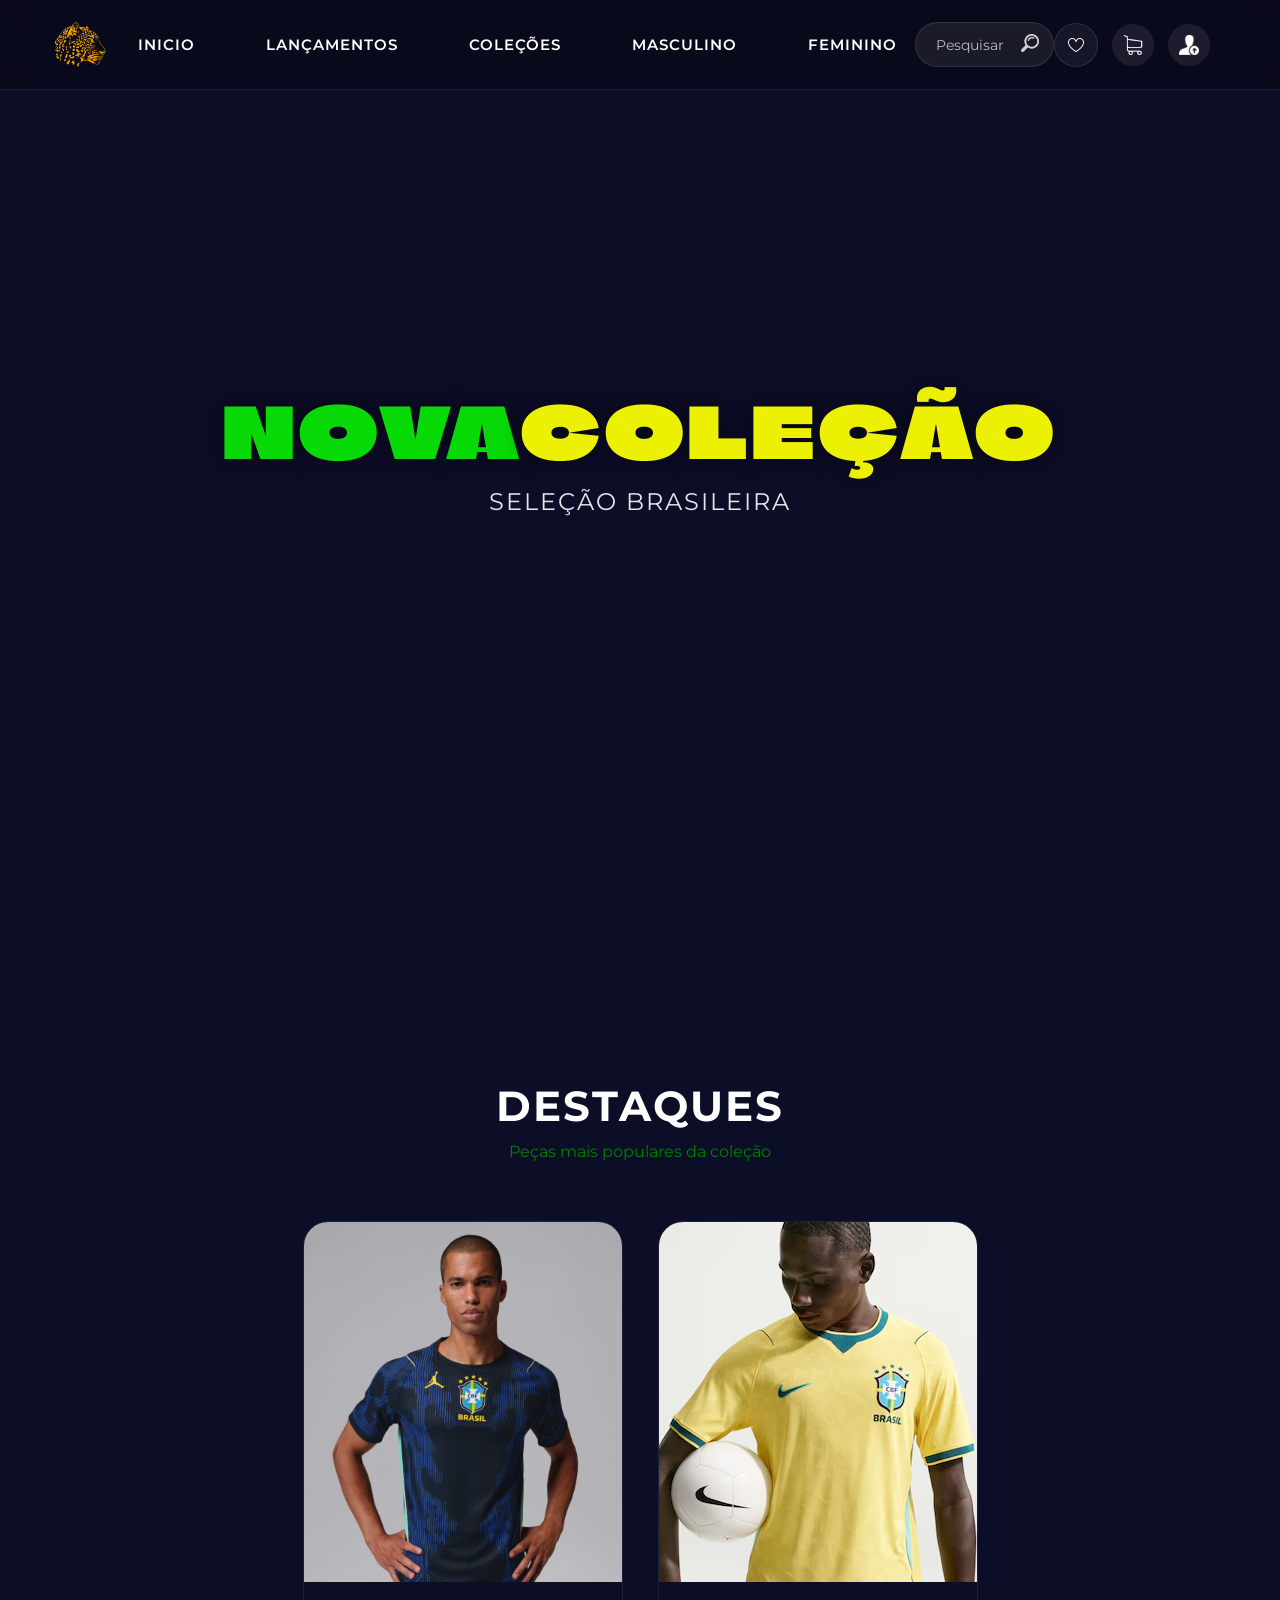
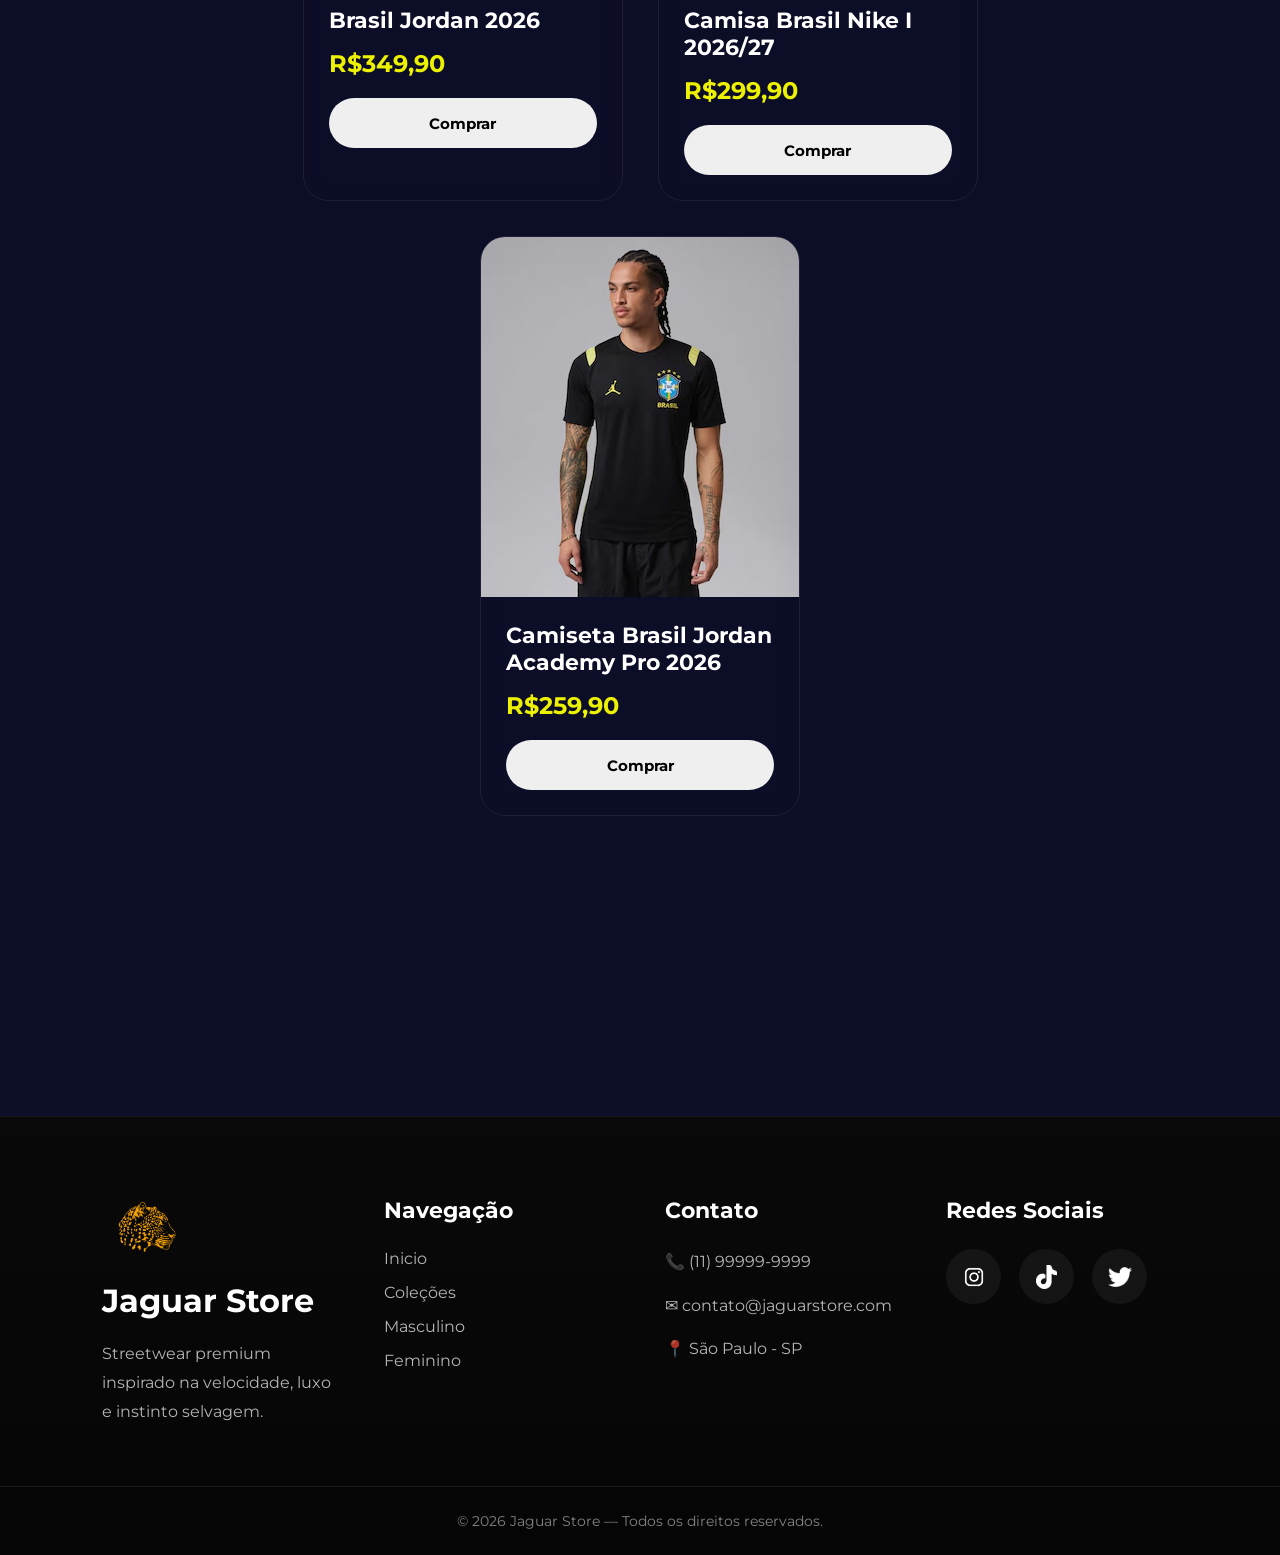
<file: index.html>
<!DOCTYPE html>
<html lang="pt-br">

<head>

<meta charset="UTF-8">
<meta name="viewport" content="width=device-width, initial-scale=1.0">

<title>Jaguar Store</title>

<link rel="stylesheet" href="estilo.css">

<style>
@import url('https://fonts.googleapis.com/css2?family=Climate+Crisis:YEAR@1979&family=Montserrat:wght@300;400;500;600;700&display=swap');
</style>

</head>

<body>

<!-- HEADER -->

<header>

<nav class="menu">

<!-- LOGO -->

<img src="imagens/leopard-jaguar-vector-sketch-Graphics-14403663-3-580x387-removebg-preview.png"
alt="logo"
class="logo">

<div class="menu-toggle" onclick="toggleMenu()">

<span></span>
<span></span>
<span></span>

</div>

<!-- LINKS -->

<div class="Links" id="mobileMenu">
<button class="close-menu" onclick="toggleMenu()">✕</button>
<a href="index.html">Inicio</a>
<a href="#">Lançamentos</a>
<a href="#">Coleções</a>
<a href="#">Masculino</a>
<a href="#">Feminino</a>

</div>

<!-- PESQUISA -->

<div class="pesquisar">

<input type="text" placeholder="Pesquisar">

<button>
<img src="imagens/64673.png" alt="">
</button>

</div>

<!-- ICONES -->

<div class="header-icons">

<button class="fav-btn"
onclick="toggleFavorite(event, this)">

<img src="imagens/coracao2.png"
alt="">

</button>

<a href="#"
onclick="toggleCart()">

<img src="imagens/carrinho.png"
alt=""
class="icon-img">

</a>

<a href="#">
<img src="imagens/user3.png"
alt="Login"
class="icon-img">
</a>

</div>

</nav>

</header>

<!-- BANNER -->

<div class="main-banner">

<div class="slides">

<img src="imagens/streetwear-collection-2_low.webp" alt="">

<img src="imagens/streetwear_collection_1_3a67cfd645.jpg" alt="">

<img src="imagens/jordan_brand_x_brasil_away_kit_2e76a03cfc.jpg" alt="">

</div>

</div>

<!-- TEXTO DO BANNER -->

<div class="textimg">

<h1>NOVA<span>COLEÇÃO</span></h1>

<p>Seleção Brasileira</p>

</div>

<!-- ONDA -->

<div class="wave-divider">

<svg xmlns="http://www.w3.org/2000/svg"
viewBox="0 0 1440 320"
preserveAspectRatio="none">

<path fill="#0c0d26"
fill-opacity="1"

d="M0,192L60,197.3C120,203,240,213,360,202.7C480,192,600,160,720,154.7C840,149,960,171,1080,192C1200,213,1320,235,1380,245.3L1440,256L1440,320L1380,320C1320,320,1200,320,1080,320C960,320,840,320,720,320C600,320,480,320,360,320C240,320,120,320,60,320L0,320Z">

</path>

</svg>

</div>

<!-- CONTEUDO -->
<!--CARDS-->
<div class="container">
    <section class="products">

<div class="section-title">
    <h2>Destaques</h2>
<p>Peças mais populares da coleção</p>
</div>

<div class="cards-container">
<!--CARD1-->
<a href="Camiseta.html" class="card">
<div class="card-image">
<img src="imagens/Camisa1" alt="Camisa1">
</div>
<div class="card-info">
<h3>Brasil Jordan 2026</h3>
<p class="price">R$349,90</p>
<button>Comprar</button>
</div>
</a>


<!--CARD2-->
<a href="Camiseta2.html" class="card">
<div class="card-image">
<img src="imagens/Camisa2" alt="Camisa2">
</div>
<div class="card-info">
<h3>Camisa Brasil Nike I 2026/27</h3>
<p class="price">R$299,90</p>
<button>Comprar</button>
</div>
</a>


<!--CARD3-->
<a href="Camiseta3.html" class="card">
<div class="card-image">
<img src="imagens/Camisa3" alt="Camisa3">
</div>
<div class="card-info">
<h3>Camiseta Brasil Jordan Academy Pro 2026</h3>
<p class="price">R$259,90</p>
<button>Comprar</button>
</div>
</a>
</div>
</section>
</div>

<!-- FOOTER -->

<footer class="footer">

<div class="footer-container">

<!-- LOGO -->

<div class="footer-brand">

<img
src="imagens/leopard-jaguar-vector-sketch-Graphics-14403663-3-580x387-removebg-preview.png"
alt="">

<h2>Jaguar Store</h2>

<p>
Streetwear premium inspirado na velocidade,
luxo e instinto selvagem.
</p>

</div>

<!-- LINKS -->

<div class="footer-links">

<h3>Navegação</h3>

<a href="#">Inicio</a>
<a href="#">Coleções</a>
<a href="#">Masculino</a>
<a href="#">Feminino</a>

</div>

<!-- CONTATO -->

<div class="footer-contact">

<h3>Contato</h3>

<p>📞 (11) 99999-9999</p>

<p>✉ contato@jaguarstore.com</p>

<p>📍 São Paulo - SP</p>

</div>

<!-- REDES -->

<div class="footer-social">

<h3>Redes Sociais</h3>

<div class="social-icons">

<a href="#">
<img src="imagens/instagram.png" alt="">
</a>

<a href="#">
<img src="imagens/tiktok.png" alt="">
</a>

<a href="#">
<img src="imagens/twitter.png" alt="">
</a>

</div>

</div>

</div>

<div class="footer-bottom">

<p>
© 2026 Jaguar Store — Todos os direitos reservados.
</p>

</div>

</footer>
<!-- CARRINHO -->

<div class="cart-sidebar" id="cartSidebar">

<div class="cart-header">

<h2>Seu Carrinho</h2>

<a onclick="toggleCart()">✕</a>

</div>

<div class="cart-items" id="cartItems">

<p class="empty-cart">
Seu carrinho está vazio.
</p>

</div>

<div class="cart-footer">

<h3 id="cartTotal">
Total: R$ 0,00
</h3>

<button class="checkout-btn">
Finalizar Compra
</button>

</div>

</div>
<script>

/* MENU MOBILE */

function toggleMenu(){
document.querySelector(".Links")
.classList.toggle("active");
}


/* CARRINHO */

function toggleCart(){

document
.getElementById("cartSidebar")
.classList
.toggle("active");

}

/* FAVORITOS */

function toggleFavorite(event, button){

event.preventDefault();

button.classList.toggle("favorited");

}

/* SLIDER PRODUTO */

const images = [
"imagens/camisa1.webp",
"imagens/camisa2.webp",
"imagens/camisa3.webp"
];

let current = 0;

const mainImage =
document.getElementById("currentImage");

/* TROCA MANUAL */

function changeImage(element){

if(!mainImage) return;

mainImage.src = element.src;

}

/* AUTO SLIDE */

function autoSlide(){

if(!mainImage) return;

current++;

if(current >= images.length){
current = 0;
}

mainImage.style.opacity = "0.6";

setTimeout(() => {

mainImage.src = images[current];

mainImage.style.opacity = "1";

}, 250);

}

/* TEMPO */

if(mainImage){
setInterval(autoSlide, 5000);
}
</script>
<div class="cart-sidebar" id="cartSidebar">
    
    <div class="cart-header">
        <h2>Meus Itens</h2>
        <button class="close-cart" onclick="toggleCart()" aria-label="Fechar Carrinho">&times;</button>
    </div>

    <div class="cart-items" id="cartItems">
        <p class="empty-cart-text">Sacola vazia.</p>
    </div>

    <div class="cart-footer">
        <div class="cart-total">
            <span>Subtotal:</span>
            <span class="total-price">R$ 0,00</span>
        </div>
        <button class="checkout-btn">Finalizar Compra</button>
    </div>

</div>
        </body>
        


</html>
</file>
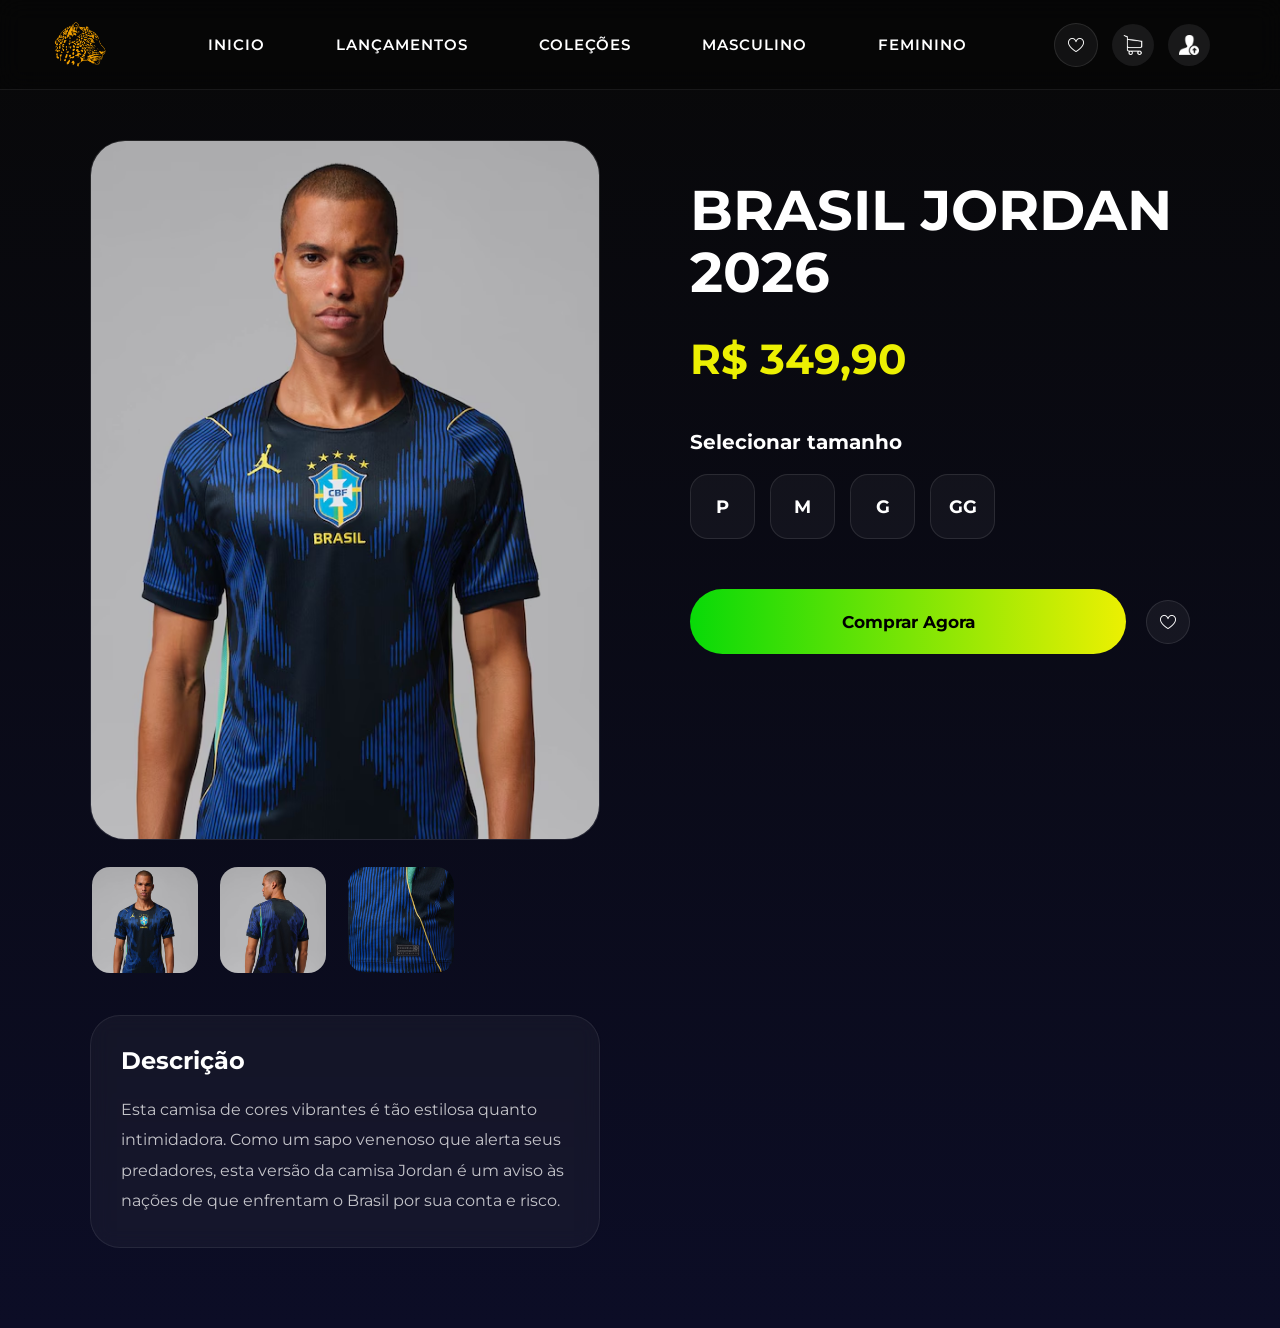
<file: Camiseta.html>
<!DOCTYPE html>
<html lang="en">
<head>
    <meta charset="UTF-8">
    <meta name="viewport" content="width=device-width, initial-scale=1.0">
    <title>Brasil Jordan 2026 | Jaguar Store</title>
    <link rel="stylesheet" href="estilo.css">
    <style>
        @import url('https://fonts.googleapis.com/css2?family=Climate+Crisis:YEAR@1979&family=Montserrat:wght@300;400;500;600;700&display=swap');   
    </style>

</head>

<body>
    <header>
        <nav class="menu">
    <img src="imagens/leopard-jaguar-vector-sketch-Graphics-14403663-3-580x387-removebg-preview.png" alt="logo" class="logo">

    <div class="menu-toggle" onclick="toggleMenu()">
        <span></span>
        <span></span>
        <span></span>
    </div>

    <div class="Links">
        <button class="close-menu" onclick="toggleMenu()">✕</button>
        <a href="index.html">Inicio</a>
        <a href="#">Lançamentos</a>
        <a href="#">Coleções</a>
        <a href="#">Masculino</a>
        <a href="#">Feminino</a>
    </div>

    <div class="header-icons">
        <button class="fav-btn" onclick="toggleFavorite(event, this)">
            <img src="imagens/coracao2.png" alt="">
        </button>
        
        <a href="#" onclick="toggleCart()">
            <img src="imagens/carrinho.png" alt="" class="icon-img">
        </a>
        
        <a href="#">
            <img src="imagens/user3.png" alt="Login" class="icon-img">
        </a>
    </div>
</nav>
    </header>
    
    <!--PAGINA PRODUTO-->
    <section class="product-page">

<!-- ESQUERDA -->

<div class="product-gallery">

<div class="main-product-image">

<img
id="currentImage"
src="imagens/Camisa1Pag1.avif"
alt="">

</div>

<div class="product-thumbs">

<img
src="imagens/Camisa1Pag1.avif"
onclick="changeImage(this)">

<img
src="imagens/Camisa2Pag1.avif"
onclick="changeImage(this)">

<img
src="imagens/Camisa3Pag1.webp"
onclick="changeImage(this)">

</div>

<!-- DESCRIÇÃO -->

<div class="product-description-box">

<h3>Descrição</h3>

<p>

Esta camisa de cores vibrantes é tão estilosa quanto intimidadora. Como um sapo venenoso que alerta seus predadores, esta versão da camisa Jordan é um aviso às nações de que enfrentam o Brasil por sua conta e risco.

</p>

</div>

</div>

<!-- DIREITA -->

<div class="product-info">

<h1>Brasil Jordan 2026</h1>

<p class="product-price">
R$ 349,90
</p>

<!-- TAMANHOS -->

<div class="sizes">

<h3>Selecionar tamanho</h3>

<div class="size-buttons">

<button>P</button>
<button>M</button>
<button>G</button>
<button>GG</button>

</div>

</div>

<!-- BOTÕES -->

<div class="product-buttons">

<button class="buy-btn">
Comprar Agora
</button>

<button class="fav-btn">

<img src="imagens/coracao2.png"
alt="">

</button>

</div>

</div>

</section>
</header>
<script>

/* MENU MOBILE */

function toggleMenu(){
document.querySelector(".Links")
.classList.toggle("active");
}

/* CARRINHO */

function toggleCart(){

document
.getElementById("cartSidebar")
.classList
.toggle("active");

}

/* FAVORITOS */

function toggleFavorite(event, button){

event.preventDefault();

button.classList.toggle("favorited");

}

/* SLIDER PRODUTO */

const images = [
"imagens/Camisa1Pag1.avif",
"imagens/Camisa2Pag1.avif",
"imagens/Camisa3Pag1.webp"
];

let current = 0;

const mainImage =
document.getElementById("currentImage");

/* TROCA MANUAL */

function changeImage(element){

if(!mainImage) return;

mainImage.src = element.src;

}

/* AUTO SLIDE */

function autoSlide(){

if(!mainImage) return;

current++;

if(current >= images.length){
current = 0;
}

mainImage.style.opacity = "0.6";

setTimeout(() => {

mainImage.src = images[current];

mainImage.style.opacity = "1";

}, 250);

}

/* TEMPO */

if(mainImage){
setInterval(autoSlide, 5000);
}
</script>
<!-- CARRINHO -->

<div class="cart-sidebar" id="cartSidebar">

<div class="cart-header">

<h2>Seu Carrinho</h2>

<button onclick="toggleCart()">
✕
</button>

</div>

<div class="cart-items" id="cartItems">

<p class="empty-cart">
Seu carrinho está vazio.
</p>

</div>

<div class="cart-footer">

<h3 id="cartTotal">
Total: R$ 0,00
</h3>

<button class="checkout-btn">
Finalizar Compra
</button>

</div>

</div>
</body>
</html>
</file>
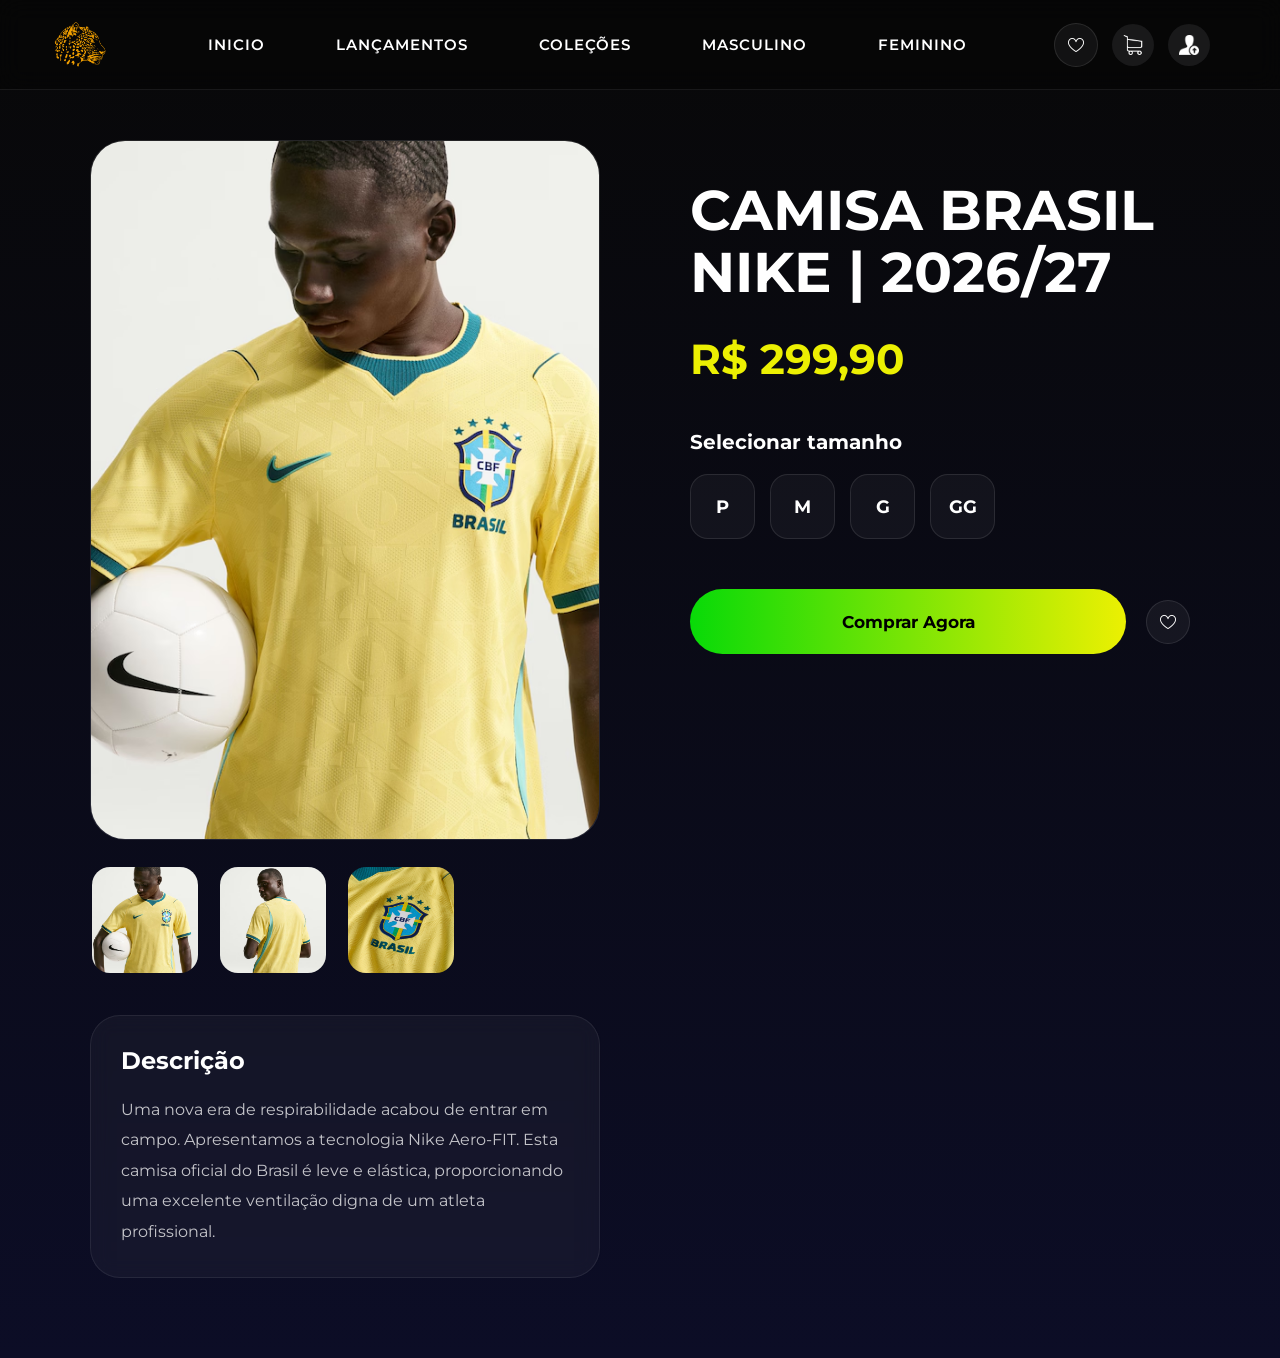
<file: Camiseta2.html>
<!DOCTYPE html>
<html lang="en">
<head>
    <meta charset="UTF-8">
    <meta name="viewport" content="width=device-width, initial-scale=1.0">
    <title>Brasil Jordan 2026 | Jaguar Store</title>
    <link rel="stylesheet" href="estilo.css">
    <style>
        @import url('https://fonts.googleapis.com/css2?family=Climate+Crisis:YEAR@1979&family=Montserrat:wght@300;400;500;600;700&display=swap');   
    </style>

</head>

<body>
    <header>
        <nav class="menu">
        <img src="imagens/leopard-jaguar-vector-sketch-Graphics-14403663-3-580x387-removebg-preview.png" alt="logo" class="logo">
        <div class="menu-toggle" onclick="toggleMenu()">
<span></span>
<span></span>
<span></span>

</div>


        <!--MENU-->
<div class="Links" id="menuMobile">
    <button class="close-menu" onclick="toggleMenu()">✕</button>
    <a href="index.html">Inicio</a>
    <a href="#">Lançamentos</a>
    <a href="#">Coleções</a>
    <a href="#">Masculino</a>
    <a href="#">Feminino</a>
</div>

    <!-- ICONES -->

<div class="header-icons">

    <button class="fav-btn"
onclick="toggleFavorite(event, this)">

<img src="imagens/coracao2.png"
alt="">

</button>
    
    <a href="#"
onclick="toggleCart()">

<img src="imagens/carrinho.png"
alt=""
class="icon-img">

</a>
    
    <a href="#">
    <img src="imagens/user3.png"
    alt="Login"
    class="icon-img">
    </a>
    
    </div>
    </nav>
    </header>
    
    <!--PAGINA PRODUTO-->
    <section class="product-page">

<!-- ESQUERDA -->

<div class="product-gallery">

<div class="main-product-image">

<img
id="currentImage"
src="imagens/Camisa1Pag2.avif"
alt="">

</div>

<div class="product-thumbs">

<img
src="imagens/Camisa1Pag2.avif"
onclick="changeImage(this)">

<img
src="imagens/Camisa2Pag2.avif"
onclick="changeImage(this)">

<img
src="imagens/Camisa3Pag2.avif"
onclick="changeImage(this)">

</div>

<!-- DESCRIÇÃO -->

<div class="product-description-box">

<h3>Descrição</h3>

<p>

Uma nova era de respirabilidade acabou de entrar em campo. Apresentamos a tecnologia Nike Aero-FIT. Esta camisa oficial do Brasil é leve e elástica, proporcionando uma excelente ventilação digna de um atleta profissional.

</p>

</div>

</div>

<!-- DIREITA -->

<div class="product-info">

<h1>Camisa Brasil Nike | 2026/27 </h1>

<p class="product-price">
R$ 299,90
</p>

<!-- TAMANHOS -->

<div class="sizes">

<h3>Selecionar tamanho</h3>

<div class="size-buttons">

<button>P</button>
<button>M</button>
<button>G</button>
<button>GG</button>

</div>

</div>

<!-- BOTÕES -->

<div class="product-buttons">

<button class="buy-btn">
Comprar Agora
</button>

<button class="fav-btn">

<img src="imagens/coracao2.png"
alt="">

</button>

</div>

</div>

</section>
</header>
<script>

/* MENU MOBILE */

function toggleMenu(){
document.querySelector(".Links")
.classList.toggle("active");
}

/* CARRINHO */

function toggleCart(){

document
.getElementById("cartSidebar")
.classList
.toggle("active");

}

/* FAVORITOS */

function toggleFavorite(event, button){

event.preventDefault();

button.classList.toggle("favorited");

}

/* SLIDER PRODUTO */

const images = [
"imagens/Camisa1Pag2.avif",
"imagens/Camisa2Pag2.avif",
"imagens/Camisa3Pag2.avif"
];

let current = 0;

const mainImage =
document.getElementById("currentImage");

/* TROCA MANUAL */

function changeImage(element){

if(!mainImage) return;

mainImage.src = element.src;

}

/* AUTO SLIDE */

function autoSlide(){

if(!mainImage) return;

current++;

if(current >= images.length){
current = 0;
}

mainImage.style.opacity = "0.6";

setTimeout(() => {

mainImage.src = images[current];

mainImage.style.opacity = "1";

}, 250);

}

/* TEMPO */

if(mainImage){
setInterval(autoSlide, 5000);
}
</script>
<!-- CARRINHO -->

<div class="cart-sidebar" id="cartSidebar">

<div class="cart-header">

<h2>Seu Carrinho</h2>

<button onclick="toggleCart()">
✕
</button>

</div>

<div class="cart-items" id="cartItems">

<p class="empty-cart">
Seu carrinho está vazio.
</p>

</div>

<div class="cart-footer">

<h3 id="cartTotal">
Total: R$ 0,00
</h3>

<button class="checkout-btn">
Finalizar Compra
</button>

</div>

</div>
</body>
</html>
</file>
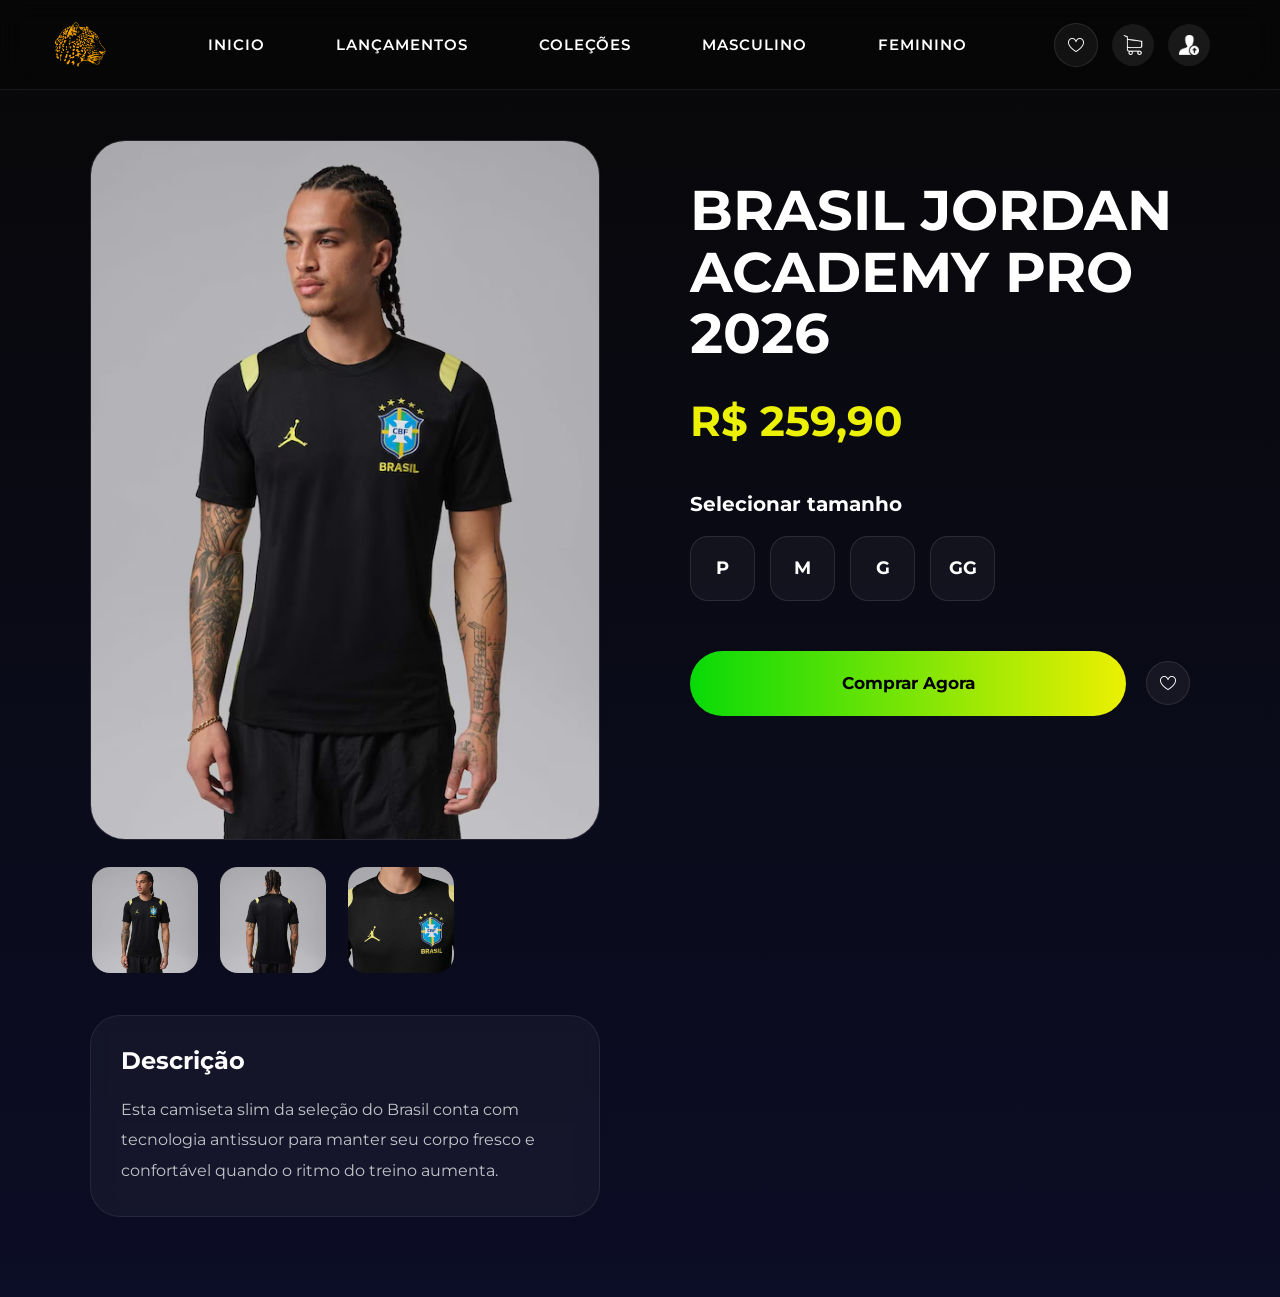
<file: Camiseta3.html>
<!DOCTYPE html>
<html lang="en">
<head>
    <meta charset="UTF-8">
    <meta name="viewport" content="width=device-width, initial-scale=1.0">
    <title>Brasil Jordan 2026 | Jaguar Store</title>
    <link rel="stylesheet" href="estilo.css">
    <style>
        @import url('https://fonts.googleapis.com/css2?family=Climate+Crisis:YEAR@1979&family=Montserrat:wght@300;400;500;600;700&display=swap');   
    </style>

</head>

<body>
    <header>
        <nav class="menu">
    <img src="imagens/leopard-jaguar-vector-sketch-Graphics-14403663-3-580x387-removebg-preview.png" alt="logo" class="logo">

    <div class="menu-toggle" onclick="toggleMenu()">
        <span></span>
        <span></span>
        <span></span>
    </div>

    <div class="Links">
        <button class="close-menu" onclick="toggleMenu()">✕</button>
        <a href="index.html">Inicio</a>
        <a href="#">Lançamentos</a>
        <a href="#">Coleções</a>
        <a href="#">Masculino</a>
        <a href="#">Feminino</a>
    </div>

    <div class="header-icons">
        <button class="fav-btn" onclick="toggleFavorite(event, this)">
            <img src="imagens/coracao2.png" alt="">
        </button>
        
        <a href="#" onclick="toggleCart()">
            <img src="imagens/carrinho.png" alt="" class="icon-img">
        </a>
        
        <a href="#">
            <img src="imagens/user3.png" alt="Login" class="icon-img">
        </a>
    </div>
</nav>
    </header>
    
    <!--PAGINA PRODUTO-->
    <section class="product-page">

<!-- ESQUERDA -->

<div class="product-gallery">

<div class="main-product-image">

<img
id="currentImage"
src="imagens/Camisa1Pag3.avif"
alt="">

</div>

<div class="product-thumbs">

<img
src="imagens/Camisa1Pag3.avif"
onclick="changeImage(this)">

<img
src="imagens/Camisa2Pag3.avif"
onclick="changeImage(this)">

<img
src="imagens/Camisa3Pag3.webp"
onclick="changeImage(this)">

</div>

<!-- DESCRIÇÃO -->

<div class="product-description-box">

<h3>Descrição</h3>

<p>

Esta camiseta slim da seleção do Brasil conta com tecnologia antissuor para manter seu corpo fresco e confortável quando o ritmo do treino aumenta.

</p>

</div>

</div>

<!-- DIREITA -->

<div class="product-info">

<h1>Brasil Jordan Academy Pro 2026</h1>

<p class="product-price">
R$ 259,90
</p>

<!-- TAMANHOS -->

<div class="sizes">

<h3>Selecionar tamanho</h3>

<div class="size-buttons">

<button>P</button>
<button>M</button>
<button>G</button>
<button>GG</button>

</div>

</div>

<!-- BOTÕES -->

<div class="product-buttons">

<button class="buy-btn">
Comprar Agora
</button>

<button class="fav-btn">

<img src="imagens/coracao2.png"
alt="">

</button>

</div>

</div>

</section>
</header>
<script>

/* MENU MOBILE */

function toggleMenu(){
document.querySelector(".Links")
.classList.toggle("active");
}

/* CARRINHO */

function toggleCart(){

document
.getElementById("cartSidebar")
.classList
.toggle("active");

}

/* FAVORITOS */

function toggleFavorite(event, button){

event.preventDefault();

button.classList.toggle("favorited");

}

/* SLIDER PRODUTO */

const images = [
"imagens/Camisa1Pag3.avif",
"imagens/Camisa2Pag3.avif",
"imagens/Camisa3Pag3.webp"
];

let current = 0;

const mainImage =
document.getElementById("currentImage");

/* TROCA MANUAL */

function changeImage(element){

if(!mainImage) return;

mainImage.src = element.src;

}

/* AUTO SLIDE */

function autoSlide(){

if(!mainImage) return;

current++;

if(current >= images.length){
current = 0;
}

mainImage.style.opacity = "0.6";

setTimeout(() => {

mainImage.src = images[current];

mainImage.style.opacity = "1";

}, 250);

}

/* TEMPO */

if(mainImage){
setInterval(autoSlide, 5000);
}
</script>
<!-- CARRINHO -->

<div class="cart-sidebar" id="cartSidebar">

<div class="cart-header">

<h2>Seu Carrinho</h2>

<button onclick="toggleCart()">
✕
</button>

</div>

<div class="cart-items" id="cartItems">

<p class="empty-cart">
Seu carrinho está vazio.
</p>

</div>

<div class="cart-footer">

<h3 id="cartTotal">
Total: R$ 0,00
</h3>

<button class="checkout-btn">
Finalizar Compra
</button>

</div>

</div>
</body>
</html>
</file>
<file: estilo.css>
*{
  margin: 0;
  padding: 0;
  box-sizing: border-box;
  font-family: "Montserrat", Arial, sans-serif;
  }
  
  body{
  background-color: #0c0d26;
  overflow-x: hidden;
  }
  
  /* MENU */
  
  .menu{
  display: flex;
  align-items: center;
  justify-content: space-between;
  
  padding: 18px 40px;
  
  width: 100%;
  
  position: fixed;
  top: 0;
  left: 0;
  
  z-index: 1000;
  
  background: rgba(0,0,0,0.25);
  backdrop-filter: blur(12px);
  
  border-bottom: 1px solid rgba(255,255,255,0.08);
  
  transition: 0.3s;
  }
  
  /* LOGO */
  
  .logo{
  width: 80px;
  
  filter: brightness(0) saturate(100%) invert(58%) sepia(90%)
  saturate(1400%) hue-rotate(5deg);
  
  transition: 0.3s;
  }
  
  .logo:hover{
  transform: scale(1.05);
  }
  
  /* LINKS */
  
  .Links{
  display: flex;
  gap: 35px;
  }
  
  .Links a{
  color: white;
  text-decoration: none;
  
  font-size: 15px;
  font-weight: 600;
  
  text-transform: uppercase;
  letter-spacing: 1px;
  
  padding: 10px 18px;
  
  border-radius: 30px;
  
  transition: 0.3s ease;
  }
  
  .Links a:hover{
  background: rgba(255,255,255,0.08);
  
  color: rgb(236, 240, 2);
  
  box-shadow: 0 0 15px rgba(236,240,2,0.25);
  
  transform: translateY(-2px);
  }
  
  /* PESQUISA */
  
  .pesquisar{
  display: flex;
  align-items: center;
  
  position: relative;
  
  width: 320px;
  height: 45px;
  }
  
  .pesquisar input{
  width: 100%;
  height: 100%;
  
  padding: 0 50px 0 20px;
  
  border-radius: 40px;
  
  border: 1px solid rgba(255,255,255,0.1);
  
  background: rgba(255,255,255,0.08);
  
  backdrop-filter: blur(10px);
  
  outline: none;
  
  color: white;
  
  font-size: 14px;
  
  transition: 0.3s;
  }
  
  .pesquisar input::placeholder{
  color: rgba(255,255,255,0.7);
  }
  
  .pesquisar input:focus{
  border: 1px solid rgba(236,240,2,0.5);
  
  background: rgba(255,255,255,0.12);
  
  box-shadow: 0 0 15px rgba(236,240,2,0.2);
  }
  
  .pesquisar button{
  position: absolute;
  
  right: 15px;
  
  background: none;
  border: none;
  
  cursor: pointer;
  }
  
  .pesquisar button img{
  width: 18px;
  height: 18px;
  
  filter: brightness(0) invert(1);
  
  opacity: 0.8;
  }
  
  /* ICONES */
  
  .header-icons{
  display: flex;
  align-items: center;
  
  gap: 14px;
  
  margin-right: 30px;
  }
  
  .header-icons a{
  width: 42px;
  height: 42px;
  
  display: flex;
  align-items: center;
  justify-content: center;
  
  border-radius: 50%;
  
  background: rgba(255,255,255,0.08);
  
  transition: 0.3s;
  }
  
  .header-icons a:hover{
  background: rgba(236,240,2,0.15);
  
  transform: translateY(-3px);
  
  box-shadow: 0 0 15px rgba(236,240,2,0.3);
  }
  
  .icon-img{
  width: 20px;
  height: 20px;
  
  object-fit: contain;
  
  filter: brightness(0) invert(1);
  
  transition: 0.3s;
  }
  
  /* BANNER */
  
  .main-banner{
  width: 100%;
  height: 100vh;
  
  overflow: hidden;
  
  position: relative;
  }
  
  .slides{
  position: relative;
  
  width: 100%;
  height: 100%;
  }
  
  .slides img{
  position: absolute;
  
  width: 100%;
  height: 100%;
  
  object-fit: cover;
  
  opacity: 0;
  
  animation: fadeBanner 15s infinite;
  }
  
  .slides img:nth-child(1){
  animation-delay: 0s;
  }
  
  .slides img:nth-child(2){
  animation-delay: 5s;
  }
  
  .slides img:nth-child(3){
  animation-delay: 10s;
  }
  
  @keyframes fadeBanner{
  
  0%{
  opacity: 0;
  }
  
  5%{
  opacity: 1;
  }
  
  30%{
  opacity: 1;
  }
  
  35%{
  opacity: 0;
  }
  
  100%{
  opacity: 0;
  }
  
  }
  
  /* TEXTO DO BANNER */
  
  .textimg{
  position: absolute;
  
  top: 50%;
  left: 50%;
  
  transform: translate(-50%, -50%);
  
  text-align: center;
  
  color: white;
  
  z-index: 10;
  }
  
  .textimg h1{
  font-size: 70px;
  
  letter-spacing: 5px;
  
  font-family: "Climate Crisis", sans-serif;
  
  font-variation-settings:"YEAR" 1979;
  
  color: rgb(8, 218, 8);
  
  text-shadow: 0 0 20px rgba(0,0,0,0.5);
  }
  
  .textimg h1 span{
  color: rgb(236, 240, 2);
  
  font-family: "Climate Crisis", sans-serif;
  font-variation-settings:"YEAR" 1979;
  }
  
  .textimg p{
  font-size: 24px;
  
  margin-top: 10px;
  
  letter-spacing: 2px;
  
  text-transform: uppercase;
  
  color: rgba(255,255,255,0.9);
  }
  
  /* ONDA */
  
  .wave-divider{
  position: absolute;
  bottom: -1px;
  width: 100%;
  left: 0;
  overflow: hidden;
  line-height: 0;
  z-index: 15;
  }
  
  .wave-divider svg{
  display: block;
  
  width: 100%;
  height: 170px;
  }

  body {
    overflow-x: hidden;
  }
  
  /* CONTEUDO ABAIXO */
  
  .container{
  padding: 80px 8%;
  min-height: 500px;
  }




  /*PRODUTOS*/

.products{
  padding: 100px 8%;
  position: relative !important;
  z-index: 30;
}


.section-title{
text-align: center;
margin-bottom: 60px;
}

.section-title h2{
font-size: 42px;
color: rgb(255, 255, 255);
margin-bottom: 10px;
letter-spacing: 2px;
text-transform: uppercase;
}

.section-title p{
  color: green;
  font-size: 16px;
}

.cards-container{
  display: flex !important;
  justify-content: center !important;
  gap: 35px;
flex-wrap: wrap;
}


/*CARDS*/

.card{
width: 320px;
background: rgba(255, 255, 255, 0,5);
border: 1px solid rgba(255, 255, 255,0.08);
border-radius: 25px;
overflow: hidden;
backdrop-filter: blur(10px);
transition: 0.4s ease;
position: relative !important;
text-decoration: none;
color: white;
}

.card h3{
text-decoration: none;
color: white;
}

.card:visited{
color: white;
}



.card:hover{
  transform: translateY(-10px);
  box-shadow: rgba(0, 190, 9, 0.322) 0px 50px 80px -20px, rgba(0, 190, 9, 0.322) 0px 30px 60px -30px;
}

/*IMAGEM*/

.card-image{
  width: 100%;
  height: 360px;
  overflow: hidden;
}

.card-image img{
width: 100%;
height: 100%;
object-fit: cover;
transition: 0.5s;
}

.card:hover .card-image img{
  transform: scale(1.05);
}

/*INFO*/

.card-info{
  padding: 25px;
}

.card-info h3{
  color: white;
  font-size: 22px;
  margin-bottom: 15px;
}

.price{
  font-size: 24px;
  font-weight: bold;
  color: rgb(236, 240, 2);
  margin-bottom: 20px;
}

/*BOTAO*/

.card-info button{
  width: 100%;
  height: 50px;
  border: none;
  border-radius: 40px;
  background: linear-gradient(90deg, (rgb(8, 218, 8)) rgb(236, 240, 2));
  color: black;
  font-size: 15px;
  font-weight: bold;
  cursor: pointer;
  transition: 0.3s;
}

.card-info button:hover{
  transform: scale(1.03);
  box-shadow: 0 0 20px rgba(236, 240, 2, 0.35);
}

/* PAGINA PRODUTO */

.product-page{
width: 100%;

min-height: 100vh;

padding: 140px 7% 80px;

display: flex;
justify-content: center;
align-items: flex-start;

gap: 90px;

background:
linear-gradient(
180deg,
#080808,
#0c0d26
);

flex-wrap: wrap;
}

/* GALERIA */

.product-gallery{
flex: 1;
min-width: 350px;
max-width: 650px;
}

/* IMAGEM PRINCIPAL */

.main-product-image{
width: 100%;

height: 700px;

background: rgba(255,255,255,0.04);

border-radius: 35px;

overflow: hidden;

display: flex;
align-items: center;
justify-content: center;

backdrop-filter: blur(10px);

border: 1px solid rgba(255,255,255,0.08);
}

.main-product-image img{
width: 100%;
height: 100%;

object-fit: cover;

transition: 0.5s;
}

/* MINIATURAS */

.product-thumbs{
display: flex;

gap: 18px;

margin-top: 25px;
}

.product-thumbs img{
width: 110px;
height: 110px;

object-fit: cover;

border-radius: 20px;

cursor: pointer;

border: 2px solid transparent;

transition: 0.3s;
}

.product-thumbs img:hover{
border-color: rgb(236,240,2);

transform: translateY(-5px);
}

/* DESCRIÇÃO */

.product-description-box{
margin-top: 40px;

padding: 30px;

border-radius: 30px;

background: rgba(255,255,255,0.04);

border: 1px solid rgba(255,255,255,0.08);

backdrop-filter: blur(10px);
}

.product-description-box h3{
font-size: 24px;

color: white;

margin-bottom: 20px;
}

.product-description-box p{
color: rgba(255,255,255,0.75);

font-size: 16px;

line-height: 1.9;
}

/* DIREITA */

.product-info{
flex: 1;

min-width: 320px;
max-width: 500px;

padding-top: 40px;

color: white;
}

/* TITULO */

.product-info h1{
font-size: 56px;

line-height: 1.1;

margin-bottom: 30px;

text-transform: uppercase;
}

/* PREÇO */

.product-price{
font-size: 42px;

font-weight: bold;

color: rgb(236,240,2);

margin-bottom: 45px;
}

/* TAMANHOS */

.sizes h3{
font-size: 20px;

margin-bottom: 20px;
}

.size-buttons{
display: flex;

gap: 15px;

margin-bottom: 50px;
}

.size-buttons button{
width: 65px;
height: 65px;

border-radius: 18px;

border: 1px solid rgba(255,255,255,0.1);

background: rgba(255,255,255,0.04);

color: white;

font-size: 18px;
font-weight: bold;

cursor: pointer;

transition: 0.3s;
}

.size-buttons button:hover{
background: rgb(236,240,2);

color: black;

transform: translateY(-4px);
}

/* BOTÕES */

.product-buttons{
display: flex;

align-items: center;

gap: 20px;
}

/* COMPRAR */

.buy-btn{
flex: 1;

height: 65px;

border: none;
border-radius: 50px;

background:
linear-gradient(
90deg,
rgb(8,218,8),
rgb(236,240,2)
);

color: black;

font-size: 17px;
font-weight: bold;

cursor: pointer;

transition: 0.3s;
}

.buy-btn:hover{
transform: scale(1.03);

box-shadow:
0 0 30px rgba(236,240,2,0.35);
}

/* FAVORITAR */

.fav-btn{
width: 44px;
height: 44px;

border-radius: 50%;

border: 1px solid rgba(255,255,255,0.1);

background: rgba(255,255,255,0.05);

display: flex;
align-items: center;
justify-content: center;

cursor: pointer;

transition: 0.3s;
}

.fav-btn img{
width: 16px;
height: 16px;

filter: brightness(0) invert(1);

transition: 0.3s;
}

.fav-btn:hover{
background: rgba(255,0,80,0.15);

transform: scale(1.08);

box-shadow:
0 0 20px rgba(255,0,80,0.25);
}

.fav-btn:hover img{
filter:
brightness(0)
saturate(100%)
invert(19%)
sepia(96%)
saturate(7485%)
hue-rotate(340deg)
brightness(100%)
contrast(104%);
}

/* FOOTER */

.footer{
margin-top: 120px;

background:
linear-gradient(
180deg,
#090909,
#050505
);

padding-top: 80px;

border-top:
1px solid rgba(255,255,255,0.08);
}

/* CONTAINER */

.footer-container{
width: 100%;

display: flex;
justify-content: space-between;

gap: 50px;

padding: 0 8% 60px;

flex-wrap: wrap;
}

/* COLUNAS */

.footer-brand,
.footer-links,
.footer-contact,
.footer-social{
flex: 1;
min-width: 220px;
}

/* LOGO */

.footer-brand img{
width: 90px;

margin-bottom: 20px;

filter:
brightness(0)
saturate(100%)
invert(58%)
sepia(90%)
saturate(1400%)
hue-rotate(5deg);
}

.footer-brand h2{
font-size: 32px;

color: white;

margin-bottom: 20px;
}

.footer-brand p{
color: rgba(255,255,255,0.7);

line-height: 1.8;
}

/* TITULOS */

.footer h3{
font-size: 22px;

color: white;

margin-bottom: 25px;
}

/* LINKS */

.footer-links{
display: flex;
flex-direction: column;
}

.footer-links a{
color: rgba(255,255,255,0.7);

text-decoration: none;

margin-bottom: 15px;

transition: 0.3s;
}

.footer-links a:hover{
color: rgb(236,240,2);

transform: translateX(5px);
}

/* CONTATO */

.footer-contact p{
color: rgba(255,255,255,0.7);

margin-bottom: 18px;

line-height: 1.6;
}

/* REDES */

.social-icons{
display: flex;
gap: 18px;
}

.social-icons a{
width: 55px;
height: 55px;

border-radius: 50%;

background: rgba(255,255,255,0.05);

display: flex;
align-items: center;
justify-content: center;

transition: 0.3s;
}

.social-icons a:hover{
background: rgba(236,240,2,0.12);

transform: translateY(-5px);

box-shadow:
0 0 20px rgba(236,240,2,0.25);
}

.social-icons img{
width: 24px;
height: 24px;

object-fit: contain;

filter: brightness(0) invert(1);
}

/* BOTTOM */

.footer-bottom{
border-top:
1px solid rgba(255,255,255,0.08);

padding: 25px;

text-align: center;
}

.footer-bottom p{
color: rgba(255,255,255,0.5);

font-size: 14px;
}
/* ========================================================== */
/* CONFIGURAÇÕES DE RESPONSIVIDADE (MOBILE)         */
/* ========================================================== */

/* Botão Hamburguer (escondido no computador) */
.menu-toggle {
  display: none;
  flex-direction: column;
  gap: 6px;
  cursor: pointer;
  background: none;
  border: none;
  padding: 5px;
}

.menu-toggle span {
  width: 28px;
  height: 3px;
  background-color: #f2b705; /* Cor amarela combinando com seu tema */
  border-radius: 10px;
  transition: 0.3s;
}

/* Botão de fechar (escondido no computador) */
.close-menu {
  display: none;
  background: none;
  border: none;
  color: white;
  font-size: 30px;
  cursor: pointer;
  position: absolute;
  top: 20px;
  right: 20px;
}

/* Regras aplicadas APENAS em telas menores que 768px (Celulares) */
@media (max-width: 768px) {
  
  /* Ajuste da barra de menu superior */
  .menu {
    padding: 15px 20px !important;
    display: flex !important;
    justify-content: space-between !important;
    align-items: center !important;
    background: rgba(12, 13, 38, 0.95) !important; /* Fundo sólido para não misturar com o texto */
  }

  /* Esconde a logo grande e a barra de pesquisa no mobile para dar espaço */
  .logo, .pesquisar {
    display: none !important;
  }

  /* Mostra o botão do menu hamburguer */
  .menu-toggle {
    display: flex !important;
    z-index: 1001;
  }

  /* O MENU LATERAL (Escondido para a esquerda por padrão) */
  .Links {
    position: fixed !important;
    top: 0;
    left: -100% !important; /* Joga para fora da tela */
    width: 280px;
    height: 100vh;
    background: #0c0d26 !important;
    border-right: 2px solid #f2b705;
    display: flex !important;
    flex-direction: column !important;
    align-items: flex-start !important;
    padding: 100px 30px 30px 30px !important;
    gap: 25px !important;
    transition: left 0.3s ease-in-out !important;
    z-index: 9999 !important;
  }

  /* Classe que o JavaScript ativa para fazer o menu aparecer */
  .Links.active {
    left: 0 !important;
  }

  /* Ajuste dos links dentro do menu lateral */
  .Links a {
    width: 100% !important;
    text-align: left !important;
    font-size: 20px !important;
    padding: 10px 0 !important;
    border-bottom: 1px solid rgba(255, 255, 255, 0.1);
    display: block !important;
  }

  /* Mostra o 'X' de fechar dentro do menu lateral */
  .close-menu {
    display: block !important;
  }

  /* Ajuste dos ícones da direita (Fav, Carrinho, User) */
  .header-icons {
    display: flex !important;
    gap: 15px !important;
    margin: 0 !important;
  }

  .header-icons a, .header-icons .fav-btn {
    width: 40px !important;
    height: 40px !important;
    display: flex !important;
    align-items: center !important;
    justify-content: center !important;
    background: rgba(255, 255, 255, 0.1) !important;
    border-radius: 50% !important;
  }

  /* Ajuste do banner principal da Home */
  .main-banner {
    height: 50vh !important;
    margin-top: 70px !important;
  }

  .textimg h1 {
    font-size: 32px !important;
  }

  /* Ajuste dos Cards de produtos na Home */
  .cards-container {
    flex-direction: column !important;
    align-items: center !important;
    padding: 20px !important;
  }

  .card {
    width: 100% !important;
    max-width: 345px !important;
  }

  /* Ajuste das Páginas de Produto (Camiseta 1, 2 e 3) */
  .product-page {
    margin-top: 90px !important;
    flex-direction: column !important;
    padding: 15px !important;
    gap: 30px !important;
  }

  .product-gallery, .product-info {
    max-width: 100% !important;
    min-width: 100% !important;
  }

  .main-product-image {
    height: 350px !important;
  }

  /* Carrinho lateral ocupando a tela toda no celular */
  .cart-sidebar {
    width: 100% !important;
    right: -100% !important;
  }

  .cart-sidebar.active {
    right: 0 !important;
  }
}
/* ========================================================== */
/* CORREÇÃO DO CARRINHO LATERAL (COMPUTADOR E MOBILE)         */
/* ========================================================== */

/* Estado padrão do Carrinho (Escondido para a direita) */
.cart-sidebar {
  position: fixed !important;
  top: 0;
  right: -100% !important; /* Joga o carrinho totalmente para fora da tela */
  width: 350px;
  height: 100vh;
  background-color: #0c0d26; /* Cor do fundo do seu site */
  border-left: 2px solid #f2b705; /* Borda amarela */
  box-shadow: -5px 0 25px rgba(0, 0, 0, 0.5);
  transition: right 0.3s ease-in-out !important; /* Transição suave */
  z-index: 10000 !important; /* Fica acima de tudo, inclusive do menu */
  padding: 20px;
  display: flex;
  flex-direction: column;
}

/* Classe ativa que o JavaScript coloca para abrir o carrinho */
.cart-sidebar.active {
  right: 0 !important; /* Traz o carrinho para dentro da tela */
}

/* Ajuste para o Carrinho no Celular (Mobile) */
@media (max-width: 768px) {
  .cart-sidebar {
    width: 100% !important; /* Ocupa a tela inteira no celular */
    right: -100% !important;
  }
  .cart-sidebar.active {
    right: 0 !important;
  }
}
/* ========================================================== */
/* ESTILO MODERNO DO CARRINHO LATERAL ( PREMIUM )             */
/* ========================================================== */

/* Fundo do Carrinho (Fixo) */
.cart-sidebar {
  position: fixed !important;
  top: 0;
  right: -100% !important; /* Escondido */
  width: 400px;
  height: 100vh;
  
  /* Glassmorphism - Transparência elegante */
  background: rgba(12, 13, 38, 0.96) !important;
  backdrop-filter: blur(12px) saturate(180%);
  -webkit-backdrop-filter: blur(12px) saturate(180%);
  
  /* Borda sutil dourada */
  border-left: 1px solid rgba(242, 183, 5, 0.1);
  
  box-shadow: -15px 0 40px rgba(0, 0, 0, 0.7);
  transition: right 0.4s cubic-bezier(0.4, 0, 0.2, 1) !important;
  z-index: 10000 !important;
  
  display: flex !important;
  flex-direction: column;
  padding: 35px 30px;
  color: #ffffff;
  font-family: 'Montserrat', sans-serif;
}

/* Quando aberto */
.cart-sidebar.active {
  right: 0 !important;
}

/* --------------------------------------------------------- */
/* CABEÇALHO DO CARRINHO                                     */
/* --------------------------------------------------------- */
.cart-header {
  display: flex;
  justify-content: space-between;
  align-items: center;
  margin-bottom: 30px;
  padding-bottom: 15px;
  border-bottom: 1px solid rgba(255, 255, 255, 0.08);
}

.cart-header h2 {
  font-size: 22px;
  font-weight: 700;
  text-transform: uppercase;
  letter-spacing: 1.5px;
  color: #f2f2f2;
}

.close-cart {
    display: none;
  background: none;
  border: none;
  color: white;
  font-size: 30px;
  cursor: pointer;
  position: absolute;
  top: 20px;
  right: 20px;
}

/* Efeito ao passar o mouse */
.close-cart:hover {
  color: #f2b705 !important; /* Acende no dourado da Jaguar Store */
  transform: rotate(90deg) scale(1.1); /* Gira e dá um leve zoom */
}
/* --------------------------------------------------------- */
/* ÁREA DOS ITENS (MEIO)                                     */
/* --------------------------------------------------------- */
.cart-items {
  flex: 1;
  overflow-y: auto;
  padding-right: 8px;
}

/* Customizando a barra de rolagem (Scroll) */
.cart-items::-webkit-scrollbar {
  width: 5px;
}
.cart-items::-webkit-scrollbar-thumb {
  background: rgba(242, 183, 5, 0.2);
  border-radius: 10px;
}

.empty-cart-text {
  text-align: center;
  color: rgba(255, 255, 255, 0.4);
  font-size: 15px;
  margin-top: 50px;
  letter-spacing: 1px;
}

/* --------------------------------------------------------- */
/* RODAPÉ DO CARRINHO (FUNDO)                                */
/* --------------------------------------------------------- */
.cart-footer {
  border-top: 1px solid rgba(255, 255, 255, 0.08);
  padding-top: 25px;
}

.cart-total {
  display: flex;
  justify-content: space-between;
  align-items: center;
  font-size: 16px;
  font-weight: 500;
  margin-bottom: 25px;
  color: rgba(255, 255, 255, 0.8);
}

.total-price {
  color: #f2b705;
  font-size: 22px;
  font-weight: 700;
}

/* Botão de Finalizar Compra */
.checkout-btn {
  width: 100%;
  background: #f2b705;
  color: #0c0d26;
  border: none;
  padding: 18px;
  font-size: 15px;
  font-weight: 700;
  text-transform: uppercase;
  letter-spacing: 1.5px;
  border-radius: 6px;
  cursor: pointer;
  transition: all 0.3s ease;
  box-shadow: 0 5px 15px rgba(0, 0, 0, 0.2);
}

.checkout-btn:hover {
  background: #ffffff;
  color: #0c0d26;
  transform: translateY(-2px);
  box-shadow: 0 8px 25px rgba(255, 255, 255, 0.2);
}

/* --------------------------------------------------------- */
/* AJUSTES MOBILE ( CELULAR )                                 */
/* --------------------------------------------------------- */
@media (max-width: 768px) {
  .cart-sidebar {
    width: 100% !important; /* Ocupa a tela cheia */
    right: -100% !important;
    padding: 30px;
    border-left: none;
  }
  .cart-sidebar.active {
    right: 0 !important;
  }
}
</file>
